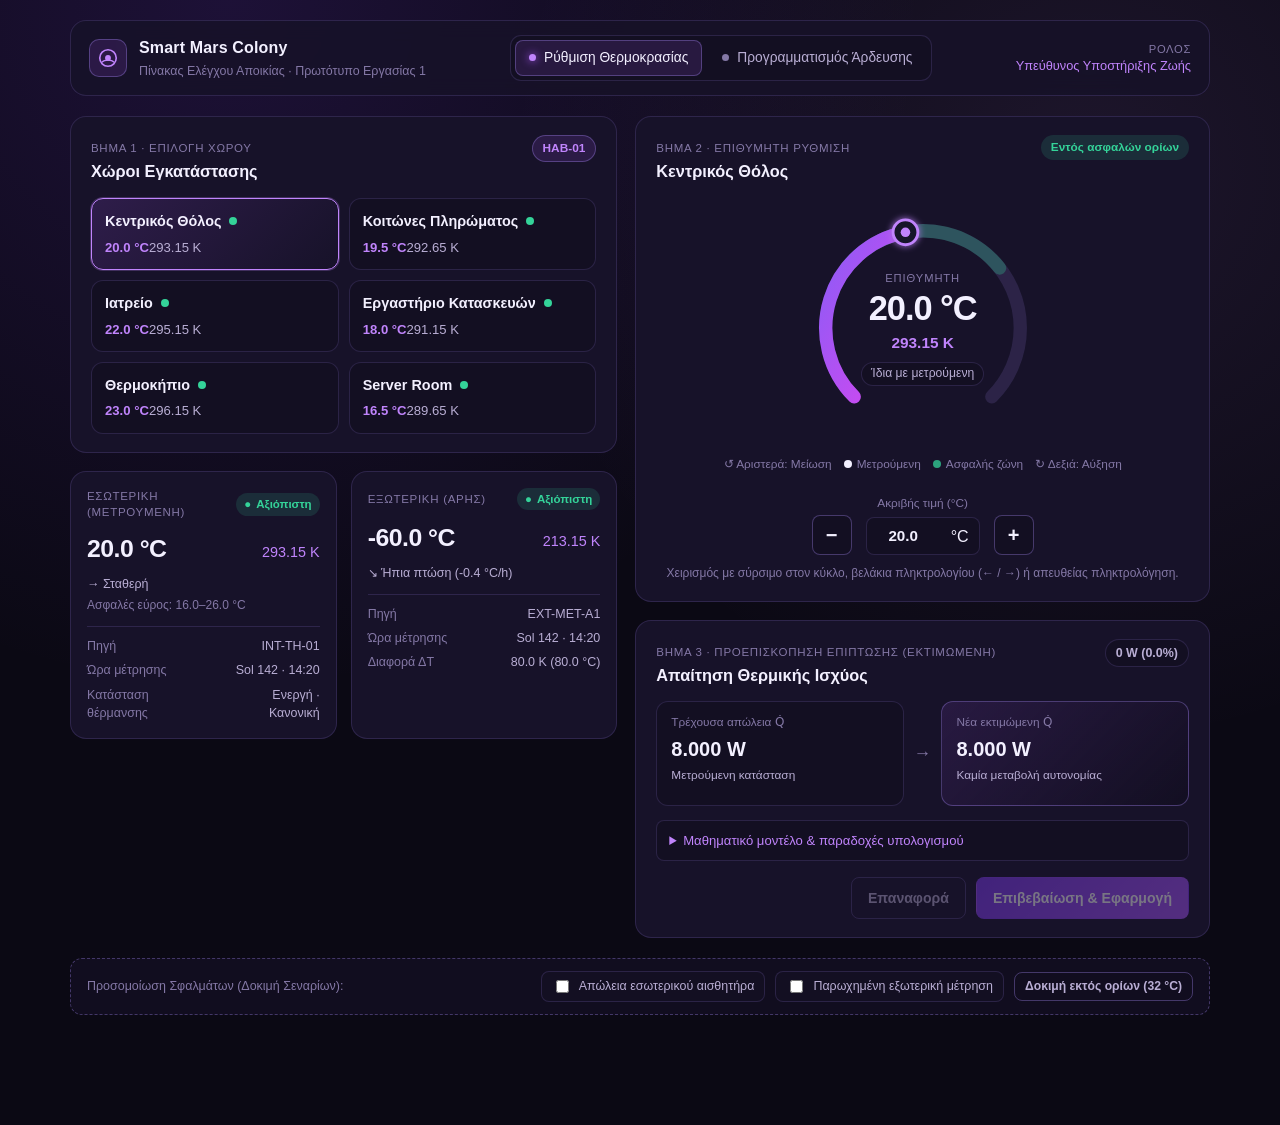
<file: prototypes/index.html>
<!DOCTYPE html>
<html lang="el">
<head>
  <meta charset="UTF-8" />
  <meta name="viewport" content="width=device-width, initial-scale=1.0" />
  <title>Smart Mars Colony — Διαδραστικό Πρωτότυπο (Εργασία 1)</title>
  <link rel="stylesheet" href="styles.css" />
</head>
<body>
  <div class="app-shell">
    <!-- Top Header & Navigation -->
    <header class="topbar" role="banner">
      <div class="brand">
        <div class="brand-mark" aria-hidden="true">
          <svg width="22" height="22" viewBox="0 0 24 24" fill="none">
            <circle cx="12" cy="12" r="9" stroke="currentColor" stroke-width="1.8" />
            <circle cx="12" cy="12" r="3.2" fill="currentColor" />
            <path d="M5.5 16.5C8 13.5 16 13.5 18.5 16.5" stroke="currentColor" stroke-width="1.4" stroke-linecap="round" />
          </svg>
        </div>
        <div>
          <h1>Smart Mars Colony</h1>
          <p class="subtitle">Πίνακας Ελέγχου Αποικίας · Πρωτότυπο Εργασίας 1</p>
        </div>
      </div>

      <nav class="primary-nav" aria-label="Κύριες λειτουργίες συστήματος">
        <button
          type="button"
          class="nav-tab is-active"
          id="tab-temp"
          role="tab"
          aria-selected="true"
          aria-controls="panel-temp"
        >
          <span class="nav-dot" aria-hidden="true"></span>
          Ρύθμιση Θερμοκρασίας
        </button>
        <button
          type="button"
          class="nav-tab"
          id="tab-irrigation"
          role="tab"
          aria-selected="false"
          aria-controls="panel-irrigation"
        >
          <span class="nav-dot" aria-hidden="true"></span>
          Προγραμματισμός Άρδευσης
        </button>
      </nav>

      <div class="role-pill" aria-label="Ενεργός ρόλος χρήστη">
        <span class="role-label">Ρόλος</span>
        <strong id="active-role-name">Υπεύθυνος Υποστήριξης Ζωής</strong>
      </div>
    </header>

    <!-- Main Content: Function A (Temperature Control) -->
    <main id="panel-temp" class="workspace" role="tabpanel" aria-labelledby="tab-temp">
      <!-- Global Status / Alert Banner -->
      <section id="alert-banner" class="alert-banner is-hidden" role="alert" aria-live="assertive">
        <div class="alert-icon" id="alert-icon" aria-hidden="true">!</div>
        <div class="alert-body">
          <div class="alert-header">
            <span class="severity-badge" id="alert-severity">ΣΦΑΛΜΑ</span>
            <h2 id="alert-title">Τίτλος ειδοποίησης</h2>
          </div>
          <p id="alert-cause" class="alert-line"></p>
          <p id="alert-impact" class="alert-line"></p>
          <p id="alert-action" class="alert-action"></p>
        </div>
        <button type="button" class="btn btn-ghost btn-sm" id="alert-recovery-btn" hidden>Ενέργεια</button>
      </section>

      <!-- Two-Column Layout -->
      <div class="grid-two-col">
        <!-- LEFT COLUMN: Room Selection & Sensor Readings -->
        <section class="column-left" aria-label="Επιλογή χώρου και ενδείξεις αισθητήρων">
          <!-- Room Selector Card -->
          <div class="card">
            <div class="card-head">
              <div>
                <span class="eyebrow">Βήμα 1 · Επιλογή Χώρου</span>
                <h2>Χώροι Εγκατάστασης</h2>
              </div>
              <span class="chip" id="selected-room-code">HAB-01</span>
            </div>

            <div class="room-list" id="room-list" role="radiogroup" aria-label="Επιλογή χώρου κατοίκησης ή εγκατάστασης">
              <!-- Populated by JS -->
            </div>
          </div>

          <!-- Sensor Telemetry Cards -->
          <div class="sensor-grid">
            <!-- Internal Sensor -->
            <article class="card sensor-card" id="internal-sensor-card" aria-label="Εσωτερικός αισθητήρας θερμοκρασίας">
              <div class="sensor-top">
                <span class="eyebrow">Εσωτερική (Μετρούμενη)</span>
                <span class="quality-badge quality-ok" id="in-quality">
                  <span class="q-symbol" aria-hidden="true">●</span> Αξιόπιστη
                </span>
              </div>

              <div class="metric-row">
                <div class="metric-main" id="in-temp-c">20.0 °C</div>
                <div class="metric-sub" id="in-temp-k">293.15 K</div>
              </div>

              <div class="trend-row">
                <span class="trend-pill" id="in-trend">→ Σταθερή</span>
                <span class="safe-range-text" id="in-safe-range">Ασφαλές εύρος: 16.0–26.0 °C</span>
              </div>

              <dl class="meta-list">
                <div>
                  <dt>Πηγή</dt>
                  <dd id="in-source">INT-TH-01</dd>
                </div>
                <div>
                  <dt>Ώρα μέτρησης</dt>
                  <dd id="in-timestamp">Sol 142 · 14:20</dd>
                </div>
                <div>
                  <dt>Κατάσταση θέρμανσης</dt>
                  <dd id="in-heater-state">Ενεργή · Κανονική</dd>
                </div>
              </dl>
            </article>

            <!-- External Sensor -->
            <article class="card sensor-card" id="external-sensor-card" aria-label="Εξωτερικός αισθητήρας θερμοκρασίας">
              <div class="sensor-top">
                <span class="eyebrow">Εξωτερική (Άρης)</span>
                <span class="quality-badge quality-ok" id="out-quality">
                  <span class="q-symbol" aria-hidden="true">●</span> Αξιόπιστη
                </span>
              </div>

              <div class="metric-row">
                <div class="metric-main" id="out-temp-c">-60.0 °C</div>
                <div class="metric-sub" id="out-temp-k">213.15 K</div>
              </div>

              <div class="trend-row">
                <span class="trend-pill" id="out-trend">↘ Ήπια πτώση (-0.4 °C/h)</span>
              </div>

              <dl class="meta-list">
                <div>
                  <dt>Πηγή</dt>
                  <dd id="out-source">EXT-MET-A1</dd>
                </div>
                <div>
                  <dt>Ώρα μέτρησης</dt>
                  <dd id="out-timestamp">Sol 142 · 14:20</dd>
                </div>
                <div>
                  <dt>Διαφορά ΔT</dt>
                  <dd id="delta-t-display">80.0 K (80.0 °C)</dd>
                </div>
              </dl>
            </article>
          </div>
        </section>

        <!-- RIGHT COLUMN: Circular Temperature Control & Energy Impact Preview -->
        <section class="column-right" aria-label="Ρύθμιση επιθυμητής θερμοκρασίας και προεπισκόπηση επίπτωσης">
          <!-- Circular Dial Card -->
          <div class="card dial-card">
            <div class="card-head">
              <div>
                <span class="eyebrow">Βήμα 2 · Επιθυμητή Ρύθμιση</span>
                <h2 id="dial-room-title">Κεντρικός Θόλος</h2>
              </div>
              <span class="status-tag" id="target-status-tag">Εντός ασφαλών ορίων</span>
            </div>

            <!-- Circular Slider SVG -->
            <div class="dial-stage">
              <div
                class="dial-container"
                id="dial-control"
                role="slider"
                tabindex="0"
                aria-label="Κυκλικός ρυθμιστής επιθυμητής θερμοκρασίας"
                aria-valuemin="8"
                aria-valuemax="34"
                aria-valuenow="20"
                aria-valuetext="20.0 βαθμοί Κελσίου, 293.15 Κέλβιν"
              >
                <svg class="dial-svg" viewBox="0 0 260 260" aria-hidden="true">
                  <defs>
                    <linearGradient id="purpleGrad" x1="0%" y1="0%" x2="100%" y2="100%">
                      <stop offset="0%" stop-color="#8b5cf6" />
                      <stop offset="100%" stop-color="#d946ef" />
                    </linearGradient>
                    <linearGradient id="dangerGrad" x1="0%" y1="0%" x2="100%" y2="100%">
                      <stop offset="0%" stop-color="#f97316" />
                      <stop offset="100%" stop-color="#ef4444" />
                    </linearGradient>
                    <filter id="knobGlow" x="-40%" y="-40%" width="180%" height="180%">
                      <feGaussianBlur stdDeviation="3.5" result="blur" />
                      <feMerge>
                        <feMergeNode in="blur" />
                        <feMergeNode in="SourceGraphic" />
                      </feMerge>
                    </filter>
                  </defs>

                  <!-- Full Track Arc (270 deg) -->
                  <path id="dial-track" class="dial-track" fill="none" stroke-linecap="round" />

                  <!-- Safe Range Arc -->
                  <path id="dial-safe-arc" class="dial-safe-arc" fill="none" stroke-linecap="round" />

                  <!-- Active Fill Arc -->
                  <path id="dial-active-arc" class="dial-active-arc" fill="none" stroke-linecap="round" />

                  <!-- Current Measured Temperature Marker -->
                  <circle id="dial-measured-marker" class="dial-measured-marker" r="4.5" />

                  <!-- Interactive Thumb Knob -->
                  <g id="dial-thumb-group" filter="url(#knobGlow)">
                    <circle id="dial-thumb-outer" class="dial-thumb-outer" r="13" />
                    <circle id="dial-thumb-inner" class="dial-thumb-inner" r="5" />
                  </g>
                </svg>

                <!-- Center Readout (Both °C and K) -->
                <div class="dial-center">
                  <span class="dial-mode-label" id="dial-mode-label">Επιθυμητή</span>
                  <div class="dial-temp-c" id="dial-temp-c">20.0 °C</div>
                  <div class="dial-temp-k" id="dial-temp-k">293.15 K</div>
                  <div class="dial-delta" id="dial-delta">Ίδια με μετρούμενη</div>
                </div>
              </div>

              <div class="dial-legend" aria-hidden="true">
                <span>↺ Αριστερά: Μείωση</span>
                <span class="legend-dot-wrap"><i class="dot-measured"></i> Μετρούμενη</span>
                <span class="legend-dot-wrap"><i class="dot-safe"></i> Ασφαλής ζώνη</span>
                <span>↻ Δεξιά: Αύξηση</span>
              </div>
            </div>

            <!-- Fine / Keyboard / Exact Controls -->
            <div class="dial-controls-bar">
              <button type="button" class="btn btn-icon" id="btn-dec" aria-label="Μείωση θερμοκρασίας κατά 0.5 βαθμούς Κελσίου">−</button>

              <div class="exact-input-wrap">
                <label for="temp-numeric-input">Ακριβής τιμή (°C)</label>
                <div class="input-unit-box">
                  <input
                    type="number"
                    id="temp-numeric-input"
                    step="0.5"
                    min="-10"
                    max="50"
                    value="20.0"
                    aria-describedby="input-hint"
                  />
                  <span>°C</span>
                </div>
              </div>

              <button type="button" class="btn btn-icon" id="btn-inc" aria-label="Αύξηση θερμοκρασίας κατά 0.5 βαθμούς Κελσίου">+</button>
            </div>
            <p id="input-hint" class="input-hint">Χειρισμός με σύρσιμο στον κύκλο, βελάκια πληκτρολογίου (← / →) ή απευθείας πληκτρολόγηση.</p>
          </div>

          <!-- Live Energy Impact Preview Card -->
          <div class="card impact-card" aria-label="Προεπισκόπηση ενεργειακής επίπτωσης">
            <div class="card-head">
              <div>
                <span class="eyebrow">Βήμα 3 · Προεπισκόπηση Επίπτωσης (Εκτιμώμενη)</span>
                <h3>Απαίτηση Θερμικής Ισχύος</h3>
              </div>
              <span class="delta-badge neutral" id="power-delta-badge">0 W (0.0%)</span>
            </div>

            <div class="impact-metrics">
              <div class="impact-box">
                <span class="impact-label">Τρέχουσα απώλεια Q̇</span>
                <strong class="impact-value" id="current-power-val">8 000 W</strong>
                <span class="impact-note">Μετρούμενη κατάσταση</span>
              </div>
              <div class="impact-arrow" aria-hidden="true">→</div>
              <div class="impact-box is-highlight">
                <span class="impact-label">Νέα εκτιμώμενη Q̇</span>
                <strong class="impact-value" id="estimated-power-val">8 000 W</strong>
                <span class="impact-note" id="autonomy-impact-note">Καμία μεταβολή αυτονομίας</span>
              </div>
            </div>

            <!-- Progressive Disclosure: Physical Model & Assumptions -->
            <details class="model-details">
              <summary>Μαθηματικό μοντέλο &amp; παραδοχές υπολογισμού</summary>
              <div class="model-content">
                <p class="formula-line"><strong>Εξίσωση:</strong> <code>Q̇ = U · A · (Tεντ − Tεκτ)</code></p>
                <p id="model-params-line" class="model-params"></p>
                <p id="model-calc-line" class="model-calc"></p>
                <p class="model-assumptions">
                  <strong>Παραδοχές:</strong> Σταθερός συντελεστής θερμοπερατότητας U, χωρίς ηλιακά ή εσωτερικά θερμικά κέρδη.
                  Οι τιμές στρογγυλοποιούνται στο πλησιέστερο 1 W (θερμοκρασίες σε 0.1 °C / 0.01 K) χωρίς παραπλανητική ακρίβεια.
                </p>
              </div>
            </details>

            <!-- Action Buttons -->
            <div class="action-row">
              <button type="button" class="btn btn-ghost" id="btn-reset" disabled>Επαναφορά</button>
              <button type="button" class="btn btn-primary" id="btn-apply" disabled>Επιβεβαίωση &amp; Εφαρμογή</button>
            </div>
          </div>

          <!-- Execution Feedback & Progress Panel -->
          <section class="card progress-card is-hidden" id="execution-panel" aria-live="polite">
            <div class="progress-head">
              <div>
                <span class="eyebrow" id="exec-stage-label">Κατάσταση Εντολής</span>
                <h3 id="exec-title">Αποστολή εντολής...</h3>
              </div>
              <span class="exec-percent" id="exec-percent">0%</span>
            </div>

            <div class="progress-track" role="progressbar" aria-valuemin="0" aria-valuemax="100" aria-valuenow="0" id="exec-progressbar">
              <div class="progress-fill" id="exec-progress-fill" style="width: 0%"></div>
            </div>

            <div class="exec-steps">
              <span class="step-pill" id="step-accepted">1. Αποδοχή</span>
              <span class="step-pill" id="step-running">2. Πρόοδος</span>
              <span class="step-pill" id="step-done">3. Ολοκλήρωση</span>
            </div>

            <p class="exec-detail" id="exec-detail"></p>

            <div class="exec-actions">
              <button type="button" class="btn btn-ghost btn-sm" id="btn-undo-exec" hidden>Αναίρεση αλλαγής</button>
              <button type="button" class="btn btn-ghost btn-sm" id="btn-dismiss-exec" hidden>Κλείσιμο</button>
            </div>
          </section>
        </section>
      </div>

      <!-- Discreet Fault Simulation Bar for Testing / Presentation -->
      <footer class="sim-bar" aria-label="Εργαλεία προσομοίωσης σφαλμάτων για επίδειξη">
        <span class="sim-title">Προσομοίωση Σφαλμάτων (Δοκιμή Σεναρίων):</span>
        <div class="sim-controls">
          <label class="toggle-chip">
            <input type="checkbox" id="sim-sensor-loss" />
            <span>Απώλεια εσωτερικού αισθητήρα</span>
          </label>
          <label class="toggle-chip">
            <input type="checkbox" id="sim-stale-out" />
            <span>Παρωχημένη εξωτερική μέτρηση</span>
          </label>
          <button type="button" class="btn btn-ghost btn-xs" id="sim-out-of-bounds">Δοκιμή εκτός ορίων (32 °C)</button>
        </div>
      </footer>
    </main>

    <!-- Main Content: Function B (Greenhouse Irrigation Scheduling) -->
    <main id="panel-irrigation" class="workspace is-hidden" role="tabpanel" aria-labelledby="tab-irrigation">
      <!-- Irrigation Alert Banner -->
      <section id="irr-alert-banner" class="alert-banner is-hidden" role="alert" aria-live="assertive">
        <div class="alert-icon" id="irr-alert-icon" aria-hidden="true">!</div>
        <div class="alert-body">
          <div class="alert-header">
            <span class="severity-badge" id="irr-alert-severity">ΣΦΑΛΜΑ</span>
            <h2 id="irr-alert-title">Τίτλος ειδοποίησης</h2>
          </div>
          <p id="irr-alert-cause" class="alert-line"></p>
          <p id="irr-alert-impact" class="alert-line"></p>
          <p id="irr-alert-action" class="alert-action"></p>
        </div>
        <button type="button" class="btn btn-ghost btn-sm" id="irr-alert-recovery-btn" hidden>Ενέργεια</button>
      </section>

      <div class="grid-two-col">
        <!-- LEFT COLUMN: Greenhouse Zones & Visual Water Tank -->
        <section class="column-left" aria-label="Επιλογή ζώνης θερμοκηπίου και απόθεμα νερού">
          <!-- Zone Selector -->
          <div class="card">
            <div class="card-head">
              <div>
                <span class="eyebrow">Βήμα 1 · Επιλογή Ζώνης</span>
                <h2>Ζώνες Θερμοκηπίου</h2>
              </div>
              <span class="chip" id="selected-zone-code">GH-Z1</span>
            </div>

            <div class="room-list" id="zone-list" role="radiogroup" aria-label="Επιλογή ζώνης καλλιέργειας θερμοκηπίου">
              <!-- Populated by JS -->
            </div>
          </div>

          <!-- Water Tank Visual + Selected Zone Moisture -->
          <div class="irr-telemetry-grid">
            <!-- Visual Water Tank Card -->
            <article class="card tank-card" aria-label="Οπτική ένδειξη δεξαμενής νερού">
              <div class="sensor-top">
                <span class="eyebrow">Δεξαμενή Νερού</span>
                <span class="quality-badge quality-ok" id="tank-quality">
                  <span class="q-symbol" aria-hidden="true">●</span> Αξιόπιστη
                </span>
              </div>

              <div class="tank-layout">
                <div class="tank-vessel" aria-hidden="true">
                  <!-- Reserve Threshold Line (20%) -->
                  <div class="tank-reserve-line" id="tank-reserve-line" style="bottom: 20%">
                    <span>Εφεδρεία 200 L</span>
                  </div>
                  <!-- Current Water Level -->
                  <div class="tank-water" id="tank-water-fill" style="height: 62%">
                    <!-- Preview Consumption Slice -->
                    <div class="tank-preview-slice" id="tank-preview-slice" style="height: 0%"></div>
                  </div>
                  <!-- Live Pouring Stream Overlay -->
                  <div class="tank-flow-overlay is-hidden" id="tank-flow-overlay"></div>
                </div>

                <div class="tank-stats">
                  <div class="metric-main" id="tank-vol-l">620 L</div>
                  <div class="metric-sub" id="tank-vol-pct">62.0% · 0.62 m³</div>
                  <div class="tank-usable-line" id="tank-usable-line">Διαθέσιμο: 420 L</div>
                  <dl class="meta-list compact-meta">
                    <div>
                      <dt>Χωρητικότητα</dt>
                      <dd>1 000 L</dd>
                    </div>
                    <div>
                      <dt>Ελάχιστη εφεδρεία</dt>
                      <dd>200 L (20%)</dd>
                    </div>
                    <div>
                      <dt>Πηγή</dt>
                      <dd>TANK-W1</dd>
                    </div>
                    <div>
                      <dt>Ώρα μέτρησης</dt>
                      <dd id="tank-timestamp">Sol 142 · 14:20</dd>
                    </div>
                  </dl>
                </div>
              </div>
            </article>

            <!-- Substrate Moisture Card -->
            <article class="card sensor-card" aria-label="Αισθητήρας υγρασίας υποστρώματος">
              <div class="sensor-top">
                <span class="eyebrow">Υγρασία Υποστρώματος</span>
                <span class="quality-badge quality-ok" id="zone-quality">
                  <span class="q-symbol" aria-hidden="true">●</span> Αξιόπιστη
                </span>
              </div>

              <div class="metric-row">
                <div class="metric-main" id="zone-moisture-val">42.0%</div>
                <div class="metric-sub" id="zone-moisture-state">Χαμηλή</div>
              </div>

              <div class="moisture-bar-wrap" aria-hidden="true">
                <div class="moisture-bar-track">
                  <div class="moisture-ideal-band" id="moisture-ideal-band"></div>
                  <div class="moisture-bar-fill" id="moisture-bar-fill"></div>
                  <div class="moisture-bar-projected" id="moisture-bar-projected"></div>
                </div>
              </div>

              <div class="trend-row">
                <span class="trend-pill" id="zone-crops-desc">Πορτοκάλια, μήλα &amp; εσπεριδοειδή</span>
                <span class="safe-range-text" id="zone-ideal-range">Ιδανικό εύρος: 45%–65%</span>
              </div>

              <dl class="meta-list">
                <div>
                  <dt>Πηγή αισθητήρα</dt>
                  <dd id="zone-sensor-id">SOIL-Z1</dd>
                </div>
                <div>
                  <dt>Ώρα μέτρησης</dt>
                  <dd id="zone-timestamp">Sol 142 · 14:20</dd>
                </div>
                <div>
                  <dt>Τάση</dt>
                  <dd id="zone-trend">↘ −1.1% / h</dd>
                </div>
              </dl>
            </article>
          </div>
        </section>

        <!-- RIGHT COLUMN: Irrigation Schedule Controls, Reserve Preview & Live Queue -->
        <section class="column-right" aria-label="Προγραμματισμός άρδευσης και προσομοίωση εκτέλεσης">
          <!-- Schedule Configuration Card -->
          <div class="card">
            <div class="card-head">
              <div>
                <span class="eyebrow">Βήμα 2 · Παράμετροι Άρδευσης</span>
                <h2 id="irr-zone-title">Ζώνη Α — Δέντρα</h2>
              </div>
              <span class="status-tag" id="irr-status-tag">Επαρκές απόθεμα</span>
            </div>

            <!-- Start Time Picker -->
            <div class="form-section">
              <div class="form-label-row">
                <label for="irr-time-input">Ώρα έναρξης (Ώρα Sol)</label>
                <span class="form-hint" id="irr-time-hint">Προγραμματισμένη έναρξη</span>
              </div>
              <div class="time-row">
                <input type="time" id="irr-time-input" value="14:35" class="time-input" />
                <div class="preset-chips" role="group" aria-label="Γρήγορες επιλογές ώρας έναρξης">
                  <button type="button" class="chip-btn" data-time="14:35">Σε 15′</button>
                  <button type="button" class="chip-btn" data-time="15:20">Σε 1 ώρα</button>
                  <button type="button" class="chip-btn" data-time="18:00">18:00</button>
                </div>
              </div>
            </div>

            <!-- Volume Slider & Presets -->
            <div class="form-section">
              <div class="form-label-row">
                <label for="irr-volume-range">Ποσότητα άρδευσης (L)</label>
                <span class="form-hint" id="irr-recommended-hint">Συνιστώμενη δόση: 60–120 L</span>
              </div>

              <div class="volume-control-row">
                <input
                  type="range"
                  id="irr-volume-range"
                  class="purple-range"
                  min="10"
                  max="500"
                  step="5"
                  value="80"
                  aria-label="Επιλογή ποσότητας άρδευσης σε λίτρα"
                />
                <div class="input-unit-box">
                  <input
                    type="number"
                    id="irr-volume-input"
                    min="5"
                    max="900"
                    step="5"
                    value="80"
                    aria-label="Ακριβής ποσότητα άρδευσης σε λίτρα"
                  />
                  <span>L</span>
                </div>
              </div>

              <div class="preset-chips volume-presets" role="group" aria-label="Γρήγορες επιλογές ποσότητας νερού">
                <button type="button" class="chip-btn" data-vol="25">25 L</button>
                <button type="button" class="chip-btn" data-vol="50">50 L</button>
                <button type="button" class="chip-btn" data-vol="80">80 L</button>
                <button type="button" class="chip-btn" data-vol="120">120 L</button>
                <button type="button" class="chip-btn" data-vol="200">200 L</button>
              </div>
            </div>
          </div>

          <!-- Impact Preview Card -->
          <div class="card impact-card" aria-label="Προεπισκόπηση επίπτωσης στο απόθεμα νερού">
            <div class="card-head">
              <div>
                <span class="eyebrow">Βήμα 3 · Προεπισκόπηση Αποθέματος (Εκτιμώμενη)</span>
                <h3>Επίπτωση στη Δεξαμενή &amp; Υγρασία</h3>
              </div>
              <span class="delta-badge neutral" id="irr-delta-badge">−80 L (−8.0%)</span>
            </div>

            <div class="impact-metrics">
              <div class="impact-box">
                <span class="impact-label">Τρέχουσα στάθμη</span>
                <strong class="impact-value" id="irr-cur-tank">620 L</strong>
                <span class="impact-note" id="irr-cur-moisture">Υγρασία: 42.0%</span>
              </div>
              <div class="impact-arrow" aria-hidden="true">→</div>
              <div class="impact-box is-highlight">
                <span class="impact-label">Νέα εκτιμώμενη στάθμη</span>
                <strong class="impact-value" id="irr-new-tank">540 L</strong>
                <span class="impact-note" id="irr-new-moisture">Εκτ. υγρασία: 56.4%</span>
              </div>
            </div>

            <div class="reserve-margin-bar" id="reserve-margin-note">
              Περιθώριο πάνω από ελάχιστη εφεδρεία (200 L): <strong>340 L</strong>
            </div>

            <details class="model-details">
              <summary>Μοντέλο υδατικού ισοζυγίου &amp; παραδοχές (χωρίς διπλομέτρηση)</summary>
              <div class="model-content">
                <p class="formula-line"><strong>Διαθέσιμο απόθεμα:</strong> <code>Vδιαθ = max(0, Vτρέχ − Vmin)</code></p>
                <p class="formula-line"><strong>Στιγμιαία στάθμη μετά:</strong> <code>Vνέο = Vτρέχ − Vάρδ</code> (με όρο ασφαλείας <code>Vνέο ≥ Vmin</code>)</p>
                <p id="irr-model-calc-line" class="model-calc"></p>
                <p class="model-assumptions">
                  <strong>Κανόνας μη διπλομέτρησης:</strong> Το σύστημα ανακύκλωσης (απόδοση r = 70%) επιστρέφει νερό στη δεξαμενή σε μεταγενέστερο κύκλο.
                  Το αναμενόμενο ανακυκλωμένο νερό <em>δεν</em> αφαιρείται εκ των προτέρων από τη στιγμιαία απαίτηση άρδευσης κατά τον έλεγχο επάρκειας.
                </p>
              </div>
            </details>

            <div class="action-row">
              <button type="button" class="btn btn-ghost" id="irr-btn-reset">Επαναφορά</button>
              <button type="button" class="btn btn-primary" id="irr-btn-schedule">Επιβεβαίωση &amp; Αποθήκευση</button>
            </div>
          </div>

          <!-- Saved Schedules & Live Execution Panel -->
          <section class="card schedule-card" aria-label="Αποθηκευμένα προγράμματα άρδευσης">
            <div class="card-head">
              <div>
                <span class="eyebrow">Βήμα 4 · Προγράμματα &amp; Προσομοίωση</span>
                <h3>Ενεργά Προγράμματα Άρδευσης</h3>
              </div>
              <span class="chip" id="schedule-count-chip">0 προγράμματα</span>
            </div>

            <div id="schedule-list" class="schedule-list">
              <!-- Populated by JS -->
            </div>
          </section>
        </section>
      </div>

      <!-- Discreet Fault Simulation Bar for Function B -->
      <footer class="sim-bar" aria-label="Εργαλεία προσομοίωσης σφαλμάτων άρδευσης">
        <span class="sim-title">Προσομοίωση Σφαλμάτων Άρδευσης (Δοκιμή Σεναρίων):</span>
        <div class="sim-controls">
          <label class="toggle-chip">
            <input type="checkbox" id="sim-low-tank" />
            <span>Χαμηλή στάθμη δεξαμενής (230 L)</span>
          </label>
          <label class="toggle-chip">
            <input type="checkbox" id="sim-valve-fault" />
            <span>Αποτυχία βαλβίδας κατά την εκτέλεση</span>
          </label>
          <button type="button" class="btn btn-ghost btn-xs" id="sim-refill-tank">Αναπλήρωση δεξαμενής (620 L)</button>
        </div>
      </footer>
    </main>
  </div>

  <!-- Critical Command Confirmation Modal -->
  <div class="modal-backdrop is-hidden" id="confirm-modal" role="dialog" aria-modal="true" aria-labelledby="modal-title">
    <div class="modal-card">
      <div class="modal-head">
        <span class="eyebrow">Επιβεβαίωση Κρίσιμης Εντολής</span>
        <h2 id="modal-title">Μεταβολή επιθυμητής θερμοκρασίας</h2>
      </div>

      <div class="modal-summary" id="modal-summary">
        <!-- Populated dynamically -->
      </div>

      <p class="modal-warning">
        Η μεταβολή της θερμικής ρύθμισης επηρεάζει άμεσα τη ζήτηση ηλεκτρικής ισχύος του συστήματος υποστήριξης ζωής.
        Βεβαιωθείτε ότι η εκτιμώμενη επίπτωση είναι αποδεκτή πριν από την εκτέλεση.
      </p>

      <div class="modal-actions">
        <button type="button" class="btn btn-ghost" id="modal-cancel">Ακύρωση</button>
        <button type="button" class="btn btn-primary" id="modal-confirm">Επιβεβαίωση Εντολής</button>
      </div>
    </div>
  </div>

  <script src="app.js"></script>
</body>
</html>
</file>
<file: prototypes/styles.css>
:root {
  --bg: #0b0914;
  --bg-elevated: #130f22;
  --bg-card: #171229;
  --bg-subtle: #1f1936;
  --border: rgba(168, 139, 250, 0.16);
  --border-strong: rgba(168, 139, 250, 0.34);

  --text-primary: #f3f0ff;
  --text-secondary: #b9aed4;
  --text-muted: #8478a6;

  --accent: #a855f7;
  --accent-bright: #c084fc;
  --accent-deep: #7c3aed;
  --accent-soft: rgba(168, 85, 247, 0.14);

  --ok: #34d399;
  --ok-soft: rgba(52, 211, 153, 0.14);
  --warn: #fbbf24;
  --warn-soft: rgba(251, 191, 36, 0.14);
  --danger: #f87171;
  --danger-soft: rgba(248, 113, 113, 0.14);

  --radius-lg: 16px;
  --radius-md: 12px;
  --radius-sm: 8px;
  --focus-ring: 0 0 0 2px var(--bg), 0 0 0 4px var(--accent-bright);
}

*,
*::before,
*::after {
  box-sizing: border-box;
}

body {
  margin: 0;
  min-height: 100vh;
  font-family: Inter, -apple-system, BlinkMacSystemFont, "Segoe UI", Roboto, sans-serif;
  background: radial-gradient(circle at 18% 0%, rgba(124, 58, 237, 0.16), transparent 45%),
              radial-gradient(circle at 85% 15%, rgba(192, 132, 252, 0.1), transparent 40%),
              var(--bg);
  color: var(--text-primary);
  line-height: 1.45;
  -webkit-font-smoothing: antialiased;
}

.is-hidden {
  display: none !important;
}

button,
input {
  font: inherit;
  color: inherit;
}

button:focus-visible,
input:focus-visible,
summary:focus-visible,
[tabindex="0"]:focus-visible {
  outline: none;
  box-shadow: var(--focus-ring);
}

.app-shell {
  max-width: 1180px;
  margin: 0 auto;
  padding: 20px 20px 110px;
}

/* Header */
.topbar {
  display: flex;
  flex-wrap: wrap;
  align-items: center;
  justify-content: space-between;
  gap: 16px;
  padding: 14px 18px;
  background: rgba(23, 18, 41, 0.85);
  border: 1px solid var(--border);
  border-radius: var(--radius-lg);
  backdrop-filter: blur(10px);
  margin-bottom: 20px;
}

.brand {
  display: flex;
  align-items: center;
  gap: 12px;
}

.brand-mark {
  width: 38px;
  height: 38px;
  border-radius: 10px;
  display: grid;
  place-items: center;
  color: var(--accent-bright);
  background: var(--accent-soft);
  border: 1px solid var(--border-strong);
}

.brand h1 {
  margin: 0;
  font-size: 1rem;
  font-weight: 600;
  letter-spacing: 0.01em;
}

.subtitle {
  margin: 2px 0 0;
  font-size: 0.78rem;
  color: var(--text-muted);
}

.primary-nav {
  display: flex;
  gap: 6px;
  background: var(--bg-elevated);
  padding: 4px;
  border-radius: 11px;
  border: 1px solid var(--border);
}

.nav-tab {
  border: none;
  background: transparent;
  color: var(--text-secondary);
  padding: 8px 14px;
  border-radius: 8px;
  font-size: 0.86rem;
  font-weight: 500;
  cursor: pointer;
  display: inline-flex;
  align-items: center;
  gap: 8px;
  transition: background 0.18s ease, color 0.18s ease;
}

.nav-tab:hover {
  color: var(--text-primary);
}

.nav-tab.is-active {
  background: var(--accent-soft);
  color: var(--text-primary);
  box-shadow: inset 0 0 0 1px var(--border-strong);
}

.nav-dot {
  width: 7px;
  height: 7px;
  border-radius: 50%;
  background: var(--text-muted);
}

.nav-tab.is-active .nav-dot {
  background: var(--accent-bright);
  box-shadow: 0 0 8px var(--accent);
}

.role-pill {
  display: flex;
  flex-direction: column;
  align-items: flex-end;
  font-size: 0.8rem;
}

.role-label {
  font-size: 0.7rem;
  text-transform: uppercase;
  letter-spacing: 0.06em;
  color: var(--text-muted);
}

.role-pill strong {
  color: var(--accent-bright);
  font-weight: 500;
}

/* Alert Banner (Floating Overlay — Zero Layout Shift) */
.alert-banner {
  position: fixed;
  left: 50%;
  bottom: 20px;
  transform: translateX(-50%);
  width: min(760px, calc(100vw - 32px));
  z-index: 90;
  display: flex;
  align-items: flex-start;
  gap: 14px;
  padding: 14px 18px;
  border-radius: var(--radius-md);
  border: 1px solid var(--danger);
  background: rgba(28, 15, 34, 0.96);
  box-shadow: 0 18px 48px rgba(0, 0, 0, 0.62), 0 0 0 1px rgba(248, 113, 113, 0.25);
  backdrop-filter: blur(12px);
}

.alert-banner.is-warning {
  border-color: var(--warn);
  background: rgba(30, 23, 36, 0.96);
  box-shadow: 0 18px 48px rgba(0, 0, 0, 0.62), 0 0 0 1px rgba(251, 191, 36, 0.22);
}

.alert-banner.is-info {
  border-color: var(--border-strong);
  background: rgba(23, 18, 43, 0.96);
  box-shadow: 0 18px 48px rgba(0, 0, 0, 0.62), 0 0 0 1px rgba(168, 85, 247, 0.28);
}

.alert-icon {
  width: 28px;
  height: 28px;
  border-radius: 8px;
  display: grid;
  place-items: center;
  font-weight: 700;
  flex-shrink: 0;
  background: rgba(248, 113, 113, 0.2);
  color: var(--danger);
}

.alert-banner.is-warning .alert-icon {
  background: rgba(251, 191, 36, 0.22);
  color: var(--warn);
}

.alert-banner.is-info .alert-icon {
  background: rgba(168, 85, 247, 0.24);
  color: var(--accent-bright);
}

.alert-body {
  flex: 1;
}

.alert-header {
  display: flex;
  align-items: center;
  gap: 8px;
  margin-bottom: 4px;
}

.alert-header h2 {
  margin: 0;
  font-size: 0.95rem;
}

.severity-badge {
  font-size: 0.68rem;
  font-weight: 700;
  letter-spacing: 0.06em;
  padding: 2px 7px;
  border-radius: 999px;
  background: rgba(0, 0, 0, 0.28);
  text-transform: uppercase;
}

.alert-line,
.alert-action {
  margin: 2px 0;
  font-size: 0.84rem;
  color: var(--text-primary);
}

.alert-action {
  color: var(--text-secondary);
}

/* Main Grid */
.grid-two-col {
  display: grid;
  grid-template-columns: 1fr 1.05fr;
  gap: 18px;
  align-items: start;
}

.column-left,
.column-right {
  display: flex;
  flex-direction: column;
  gap: 18px;
}

/* Cards */
.card {
  background: var(--bg-card);
  border: 1px solid var(--border);
  border-radius: var(--radius-lg);
  padding: 18px 20px;
}

.card-head {
  display: flex;
  align-items: flex-start;
  justify-content: space-between;
  gap: 12px;
  margin-bottom: 14px;
}

.card-head h2,
.card-head h3 {
  margin: 2px 0 0;
  font-size: 1.02rem;
  font-weight: 600;
}

.eyebrow {
  display: inline-block;
  font-size: 0.72rem;
  text-transform: uppercase;
  letter-spacing: 0.06em;
  color: var(--text-muted);
}

.chip {
  font-size: 0.74rem;
  font-weight: 600;
  color: var(--accent-bright);
  background: var(--accent-soft);
  border: 1px solid var(--border-strong);
  padding: 4px 10px;
  border-radius: 999px;
}

/* Room List */
.room-list {
  display: grid;
  grid-template-columns: repeat(2, minmax(0, 1fr));
  gap: 10px;
}

.room-item {
  width: 100%;
  text-align: left;
  background: var(--bg-elevated);
  border: 1px solid var(--border);
  border-radius: var(--radius-md);
  padding: 12px 13px;
  cursor: pointer;
  display: flex;
  flex-direction: column;
  gap: 6px;
  transition: border-color 0.16s ease, background 0.16s ease, transform 0.12s ease;
}

.room-item:hover {
  border-color: var(--border-strong);
  background: var(--bg-subtle);
}

.room-item.is-selected {
  border-color: var(--accent-bright);
  background: linear-gradient(135deg, rgba(168, 85, 247, 0.16), rgba(23, 18, 41, 0.9));
  box-shadow: 0 0 0 1px rgba(192, 132, 252, 0.25);
}

.room-item-top {
  display: flex;
  align-items: center;
  justify-content: space-between;
  gap: 8px;
}

.room-name {
  font-size: 0.9rem;
  font-weight: 600;
  color: var(--text-primary);
}

.room-temp-pair {
  display: flex;
  align-items: baseline;
  justify-content: space-between;
  font-size: 0.82rem;
  color: var(--text-secondary);
}

.room-temp-pair strong {
  color: var(--accent-bright);
  font-weight: 600;
}

.status-dot {
  width: 8px;
  height: 8px;
  border-radius: 50%;
  background: var(--ok);
  flex-shrink: 0;
}

.status-dot.is-warn {
  background: var(--warn);
}

.status-dot.is-danger {
  background: var(--danger);
}

/* Sensor Cards */
.sensor-grid {
  display: grid;
  grid-template-columns: repeat(2, minmax(0, 1fr));
  gap: 14px;
}

.sensor-card {
  padding: 16px;
}

.sensor-top {
  display: flex;
  align-items: center;
  justify-content: space-between;
  gap: 8px;
  margin-bottom: 10px;
}

.quality-badge {
  display: inline-flex;
  align-items: center;
  gap: 5px;
  font-size: 0.72rem;
  font-weight: 600;
  padding: 3px 8px;
  border-radius: 999px;
}

.quality-ok {
  color: var(--ok);
  background: var(--ok-soft);
}

.quality-warn {
  color: var(--warn);
  background: var(--warn-soft);
}

.quality-danger {
  color: var(--danger);
  background: var(--danger-soft);
}

.metric-row {
  display: flex;
  align-items: baseline;
  justify-content: space-between;
  gap: 8px;
  margin-bottom: 8px;
}

.metric-main {
  font-size: 1.55rem;
  font-weight: 700;
  letter-spacing: -0.02em;
}

.metric-sub {
  font-size: 0.9rem;
  color: var(--accent-bright);
  font-weight: 500;
}

.trend-row {
  display: flex;
  flex-direction: column;
  gap: 4px;
  margin-bottom: 12px;
}

.trend-pill {
  font-size: 0.78rem;
  color: var(--text-secondary);
}

.safe-range-text {
  font-size: 0.75rem;
  color: var(--text-muted);
}

.meta-list {
  margin: 0;
  padding-top: 10px;
  border-top: 1px solid var(--border);
  display: flex;
  flex-direction: column;
  gap: 6px;
}

.meta-list > div {
  display: flex;
  justify-content: space-between;
  gap: 8px;
  font-size: 0.78rem;
}

.meta-list dt {
  color: var(--text-muted);
}

.meta-list dd {
  margin: 0;
  color: var(--text-secondary);
  text-align: right;
}

/* Circular Dial */
.status-tag {
  font-size: 0.74rem;
  font-weight: 600;
  padding: 4px 10px;
  border-radius: 999px;
  background: var(--ok-soft);
  color: var(--ok);
}

.status-tag.is-danger {
  background: var(--danger-soft);
  color: var(--danger);
}

.status-tag.is-disabled {
  background: rgba(132, 120, 166, 0.16);
  color: var(--text-muted);
}

.dial-stage {
  display: flex;
  flex-direction: column;
  align-items: center;
  padding: 6px 0 12px;
}

.dial-container {
  position: relative;
  width: 248px;
  height: 248px;
  user-select: none;
  touch-action: none;
  cursor: grab;
  border-radius: 50%;
}

.dial-container:active {
  cursor: grabbing;
}

.dial-container.is-disabled {
  opacity: 0.48;
  cursor: not-allowed;
}

.dial-svg {
  width: 100%;
  height: 100%;
  overflow: visible;
}

.dial-track {
  stroke: rgba(168, 139, 250, 0.14);
  stroke-width: 14;
}

.dial-safe-arc {
  stroke: rgba(52, 211, 153, 0.28);
  stroke-width: 14;
}

.dial-active-arc {
  stroke: url(#purpleGrad);
  stroke-width: 14;
  transition: stroke 0.15s ease;
}

.dial-active-arc.is-danger {
  stroke: url(#dangerGrad);
}

.dial-measured-marker {
  fill: var(--text-primary);
  stroke: var(--bg-card);
  stroke-width: 2;
}

.dial-thumb-outer {
  fill: var(--bg-card);
  stroke: var(--accent-bright);
  stroke-width: 3;
}

.dial-thumb-outer.is-danger {
  stroke: var(--danger);
}

.dial-thumb-inner {
  fill: var(--accent-bright);
}

.dial-thumb-inner.is-danger {
  fill: var(--danger);
}

.dial-center {
  position: absolute;
  inset: 0;
  display: flex;
  flex-direction: column;
  align-items: center;
  justify-content: center;
  pointer-events: none;
  text-align: center;
  padding: 20px;
}

.dial-mode-label {
  font-size: 0.7rem;
  text-transform: uppercase;
  letter-spacing: 0.08em;
  color: var(--text-muted);
  margin-bottom: 4px;
}

.dial-temp-c {
  font-size: 2.15rem;
  font-weight: 700;
  letter-spacing: -0.03em;
  line-height: 1.1;
}

.dial-temp-k {
  margin-top: 4px;
  font-size: 0.96rem;
  font-weight: 600;
  color: var(--accent-bright);
}

.dial-delta {
  margin-top: 8px;
  min-height: 24px;
  font-size: 0.76rem;
  color: var(--text-secondary);
  padding: 2px 9px;
  border-radius: 999px;
  background: var(--bg-elevated);
  border: 1px solid var(--border);
  white-space: nowrap;
}

.dial-legend {
  display: flex;
  flex-wrap: wrap;
  justify-content: center;
  gap: 12px;
  font-size: 0.74rem;
  color: var(--text-muted);
  margin-top: 4px;
}

.legend-dot-wrap {
  display: inline-flex;
  align-items: center;
  gap: 5px;
}

.dot-measured,
.dot-safe {
  display: inline-block;
  width: 8px;
  height: 8px;
  border-radius: 50%;
}

.dot-measured {
  background: var(--text-primary);
}

.dot-safe {
  background: var(--ok);
  opacity: 0.75;
}

/* Fine Controls */
.dial-controls-bar {
  display: flex;
  align-items: flex-end;
  justify-content: center;
  gap: 14px;
  margin-top: 10px;
}

.exact-input-wrap {
  display: flex;
  flex-direction: column;
  align-items: center;
  gap: 5px;
}

.exact-input-wrap label {
  font-size: 0.74rem;
  color: var(--text-muted);
}

.input-unit-box {
  display: inline-flex;
  align-items: center;
  gap: 6px;
  background: var(--bg-elevated);
  border: 1px solid var(--border);
  border-radius: var(--radius-sm);
  padding: 6px 10px;
}

.input-unit-box input {
  width: 68px;
  border: none;
  background: transparent;
  text-align: center;
  font-weight: 600;
  font-size: 0.95rem;
}

.input-unit-box input:focus {
  outline: none;
}

.input-unit-box:focus-within {
  border-color: var(--accent-bright);
  box-shadow: 0 0 0 2px rgba(168, 85, 247, 0.25);
}

.input-hint {
  margin: 10px 0 0;
  font-size: 0.75rem;
  color: var(--text-muted);
  text-align: center;
}

/* Energy Impact Preview */
.delta-badge {
  font-size: 0.78rem;
  font-weight: 600;
  padding: 4px 10px;
  border-radius: 999px;
}

.delta-badge.neutral {
  background: var(--bg-elevated);
  color: var(--text-secondary);
  border: 1px solid var(--border);
}

.delta-badge.increase {
  background: var(--warn-soft);
  color: var(--warn);
}

.delta-badge.decrease {
  background: var(--ok-soft);
  color: var(--ok);
}

.impact-metrics {
  display: grid;
  grid-template-columns: 1fr auto 1fr;
  align-items: center;
  gap: 10px;
  margin-bottom: 14px;
}

.impact-box {
  background: var(--bg-elevated);
  border: 1px solid var(--border);
  border-radius: var(--radius-md);
  padding: 12px 14px;
  display: flex;
  flex-direction: column;
  gap: 3px;
}

.impact-box.is-highlight {
  border-color: var(--border-strong);
  background: linear-gradient(135deg, rgba(168, 85, 247, 0.12), var(--bg-elevated));
}

.impact-label {
  font-size: 0.74rem;
  color: var(--text-muted);
}

.impact-value {
  font-size: 1.25rem;
  font-weight: 700;
}

.impact-note {
  font-size: 0.74rem;
  color: var(--text-secondary);
  min-height: 2.2em;
}

.impact-arrow {
  color: var(--text-muted);
  font-size: 1.1rem;
}

.model-details {
  background: var(--bg-elevated);
  border: 1px solid var(--border);
  border-radius: var(--radius-sm);
  padding: 10px 12px;
  margin-bottom: 16px;
}

.model-details summary {
  cursor: pointer;
  font-size: 0.82rem;
  font-weight: 500;
  color: var(--accent-bright);
  border-radius: 4px;
}

.model-content {
  margin-top: 10px;
  padding-top: 10px;
  border-top: 1px solid var(--border);
  font-size: 0.8rem;
  color: var(--text-secondary);
}

.model-content p {
  margin: 4px 0;
}

.model-content code {
  color: var(--text-primary);
  background: rgba(168, 85, 247, 0.14);
  padding: 2px 6px;
  border-radius: 5px;
}

.action-row {
  display: flex;
  justify-content: flex-end;
  gap: 10px;
}

/* Buttons */
.btn {
  border: 1px solid transparent;
  border-radius: var(--radius-sm);
  padding: 10px 16px;
  font-size: 0.88rem;
  font-weight: 600;
  cursor: pointer;
  transition: background 0.16s ease, border-color 0.16s ease, opacity 0.16s ease;
}

.btn:disabled {
  opacity: 0.42;
  cursor: not-allowed;
}

.btn-primary {
  background: linear-gradient(135deg, var(--accent-deep), var(--accent));
  color: #ffffff;
}

.btn-primary:hover:not(:disabled) {
  filter: brightness(1.08);
}

.btn-ghost {
  background: transparent;
  border-color: var(--border-strong);
  color: var(--text-secondary);
}

.btn-ghost:hover:not(:disabled) {
  background: var(--bg-subtle);
  color: var(--text-primary);
}

.btn-icon {
  width: 40px;
  height: 40px;
  padding: 0;
  display: grid;
  place-items: center;
  font-size: 1.25rem;
  background: var(--bg-elevated);
  border-color: var(--border-strong);
  color: var(--text-primary);
}

.btn-icon:hover:not(:disabled) {
  background: var(--accent-soft);
  border-color: var(--accent-bright);
}

.btn-sm {
  padding: 6px 12px;
  font-size: 0.8rem;
}

.btn-xs {
  padding: 5px 10px;
  font-size: 0.76rem;
}

/* Execution Progress Card */
.progress-head {
  display: flex;
  justify-content: space-between;
  align-items: center;
  margin-bottom: 10px;
}

.progress-head h3 {
  margin: 2px 0 0;
  font-size: 0.96rem;
}

.exec-percent {
  font-size: 0.95rem;
  font-weight: 700;
  color: var(--accent-bright);
}

.progress-track {
  height: 8px;
  border-radius: 999px;
  background: var(--bg-elevated);
  overflow: hidden;
  border: 1px solid var(--border);
}

.progress-fill {
  height: 100%;
  background: linear-gradient(90deg, var(--accent-deep), var(--accent-bright));
  transition: width 0.25s ease;
}

.exec-steps {
  display: flex;
  gap: 8px;
  margin-top: 12px;
  flex-wrap: wrap;
}

.step-pill {
  font-size: 0.74rem;
  padding: 3px 9px;
  border-radius: 999px;
  background: var(--bg-elevated);
  color: var(--text-muted);
  border: 1px solid var(--border);
}

.step-pill.is-done {
  color: var(--ok);
  border-color: rgba(52, 211, 153, 0.35);
  background: var(--ok-soft);
}

.step-pill.is-active {
  color: var(--accent-bright);
  border-color: var(--border-strong);
  background: var(--accent-soft);
}

.exec-detail {
  margin: 10px 0 0;
  font-size: 0.82rem;
  color: var(--text-secondary);
}

.exec-actions {
  display: flex;
  justify-content: flex-end;
  gap: 8px;
  margin-top: 12px;
}

/* Simulation Footer Bar */
.sim-bar {
  margin-top: 20px;
  padding: 12px 16px;
  border-radius: var(--radius-md);
  background: rgba(19, 15, 34, 0.8);
  border: 1px dashed var(--border-strong);
  display: flex;
  flex-wrap: wrap;
  align-items: center;
  justify-content: space-between;
  gap: 12px;
}

.sim-title {
  font-size: 0.78rem;
  color: var(--text-muted);
  font-weight: 500;
}

.sim-controls {
  display: flex;
  flex-wrap: wrap;
  align-items: center;
  gap: 10px;
}

.toggle-chip {
  display: inline-flex;
  align-items: center;
  gap: 7px;
  font-size: 0.78rem;
  color: var(--text-secondary);
  background: var(--bg-elevated);
  border: 1px solid var(--border);
  padding: 5px 10px;
  border-radius: 8px;
  cursor: pointer;
}

.toggle-chip input {
  accent-color: var(--accent);
}

/* Modal */
.modal-backdrop {
  position: fixed;
  inset: 0;
  background: rgba(6, 4, 14, 0.76);
  backdrop-filter: blur(6px);
  display: grid;
  place-items: center;
  padding: 20px;
  z-index: 100;
}

.modal-card {
  width: 100%;
  max-width: 460px;
  background: var(--bg-card);
  border: 1px solid var(--border-strong);
  border-radius: var(--radius-lg);
  padding: 22px;
  box-shadow: 0 24px 60px rgba(0, 0, 0, 0.55);
}

.modal-head h2 {
  margin: 4px 0 14px;
  font-size: 1.1rem;
}

.modal-summary {
  background: var(--bg-elevated);
  border: 1px solid var(--border);
  border-radius: var(--radius-md);
  padding: 14px;
  display: flex;
  flex-direction: column;
  gap: 8px;
  margin-bottom: 14px;
}

.summary-row {
  display: flex;
  justify-content: space-between;
  gap: 12px;
  font-size: 0.86rem;
}

.summary-row span {
  color: var(--text-muted);
}

.summary-row strong {
  text-align: right;
}

.modal-warning {
  margin: 0 0 18px;
  font-size: 0.8rem;
  color: var(--text-secondary);
}

.modal-actions {
  display: flex;
  justify-content: flex-end;
  gap: 10px;
}

/* Function B: Irrigation & Visual Water Tank */
.irr-telemetry-grid {
  display: grid;
  grid-template-columns: 1.12fr 1fr;
  gap: 14px;
}

.tank-card {
  padding: 16px;
}

.tank-layout {
  display: flex;
  gap: 16px;
  align-items: stretch;
}

.tank-vessel {
  position: relative;
  width: 74px;
  min-height: 196px;
  flex-shrink: 0;
  border-radius: 14px;
  background: var(--bg-elevated);
  border: 2px solid var(--border-strong);
  overflow: hidden;
  display: flex;
  align-items: flex-end;
}

.tank-water {
  position: relative;
  width: 100%;
  background: linear-gradient(180deg, #a855f7 0%, #6d28d9 55%, #4c1d95 100%);
  transition: height 0.3s ease;
  box-shadow: inset 0 6px 14px rgba(216, 180, 254, 0.25);
}

.tank-water.is-danger {
  background: linear-gradient(180deg, #f97316 0%, #dc2626 100%);
}

.tank-preview-slice {
  position: absolute;
  top: 0;
  left: 0;
  right: 0;
  background: repeating-linear-gradient(
    -45deg,
    rgba(248, 113, 113, 0.42),
    rgba(248, 113, 113, 0.42) 5px,
    rgba(19, 15, 34, 0.45) 5px,
    rgba(19, 15, 34, 0.45) 10px
  );
  border-bottom: 1.5px dashed #f5d0fe;
  transition: height 0.22s ease;
}

.tank-reserve-line {
  position: absolute;
  left: 0;
  right: 0;
  border-top: 1.5px dashed var(--danger);
  z-index: 3;
  pointer-events: none;
}

.tank-reserve-line span {
  position: absolute;
  left: 3px;
  bottom: 3px;
  font-size: 0.56rem;
  font-weight: 700;
  color: #fecaca;
  background: rgba(11, 9, 20, 0.78);
  padding: 1px 4px;
  border-radius: 4px;
  white-space: nowrap;
}

.tank-flow-overlay {
  position: absolute;
  inset: 0;
  z-index: 4;
  background: linear-gradient(
    180deg,
    transparent 0%,
    rgba(216, 180, 254, 0.22) 50%,
    transparent 100%
  );
  background-size: 100% 36px;
  animation: waterDrain 0.7s linear infinite;
  pointer-events: none;
}

@keyframes waterDrain {
  from {
    background-position: 0 0;
  }
  to {
    background-position: 0 36px;
  }
}

.tank-stats {
  flex: 1;
  min-width: 0;
}

.tank-usable-line {
  margin: 4px 0 10px;
  font-size: 0.78rem;
  color: var(--ok);
  font-weight: 600;
}

.tank-usable-line.is-danger {
  color: var(--danger);
}

.compact-meta {
  padding-top: 8px;
  gap: 4px;
}

.moisture-bar-wrap {
  margin: 6px 0 10px;
}

.moisture-bar-track {
  position: relative;
  height: 10px;
  border-radius: 999px;
  background: var(--bg-elevated);
  border: 1px solid var(--border);
  overflow: hidden;
}

.moisture-ideal-band {
  position: absolute;
  top: 0;
  bottom: 0;
  background: rgba(52, 211, 153, 0.22);
  border-left: 1px solid rgba(52, 211, 153, 0.55);
  border-right: 1px solid rgba(52, 211, 153, 0.55);
}

.moisture-bar-fill {
  position: absolute;
  top: 0;
  bottom: 0;
  left: 0;
  background: linear-gradient(90deg, var(--accent-deep), var(--accent-bright));
  border-radius: 999px;
  transition: width 0.28s ease;
}

.moisture-bar-projected {
  position: absolute;
  top: 0;
  bottom: 0;
  background: rgba(192, 132, 252, 0.35);
  border-right: 2px dashed var(--accent-bright);
  transition: left 0.22s ease, width 0.22s ease;
}

/* Irrigation Form Controls */
.form-section {
  margin-bottom: 16px;
}

.form-section:last-child {
  margin-bottom: 0;
}

.form-label-row {
  display: flex;
  justify-content: space-between;
  align-items: baseline;
  gap: 8px;
  margin-bottom: 8px;
}

.form-label-row label {
  font-size: 0.84rem;
  font-weight: 600;
  color: var(--text-primary);
}

.form-hint {
  font-size: 0.75rem;
  color: var(--text-muted);
}

.time-row {
  display: flex;
  flex-wrap: wrap;
  align-items: center;
  gap: 10px;
}

.time-input {
  background: var(--bg-elevated);
  border: 1px solid var(--border-strong);
  border-radius: var(--radius-sm);
  padding: 7px 11px;
  font-weight: 600;
  font-size: 0.92rem;
  color-scheme: dark;
}

.preset-chips {
  display: flex;
  flex-wrap: wrap;
  gap: 6px;
}

.chip-btn {
  border: 1px solid var(--border);
  background: var(--bg-elevated);
  color: var(--text-secondary);
  padding: 6px 10px;
  border-radius: 8px;
  font-size: 0.78rem;
  font-weight: 500;
  cursor: pointer;
  transition: border-color 0.15s ease, background 0.15s ease, color 0.15s ease;
}

.chip-btn:hover {
  border-color: var(--border-strong);
  color: var(--text-primary);
}

.chip-btn.is-active {
  background: var(--accent-soft);
  border-color: var(--accent-bright);
  color: var(--text-primary);
}

.volume-control-row {
  display: flex;
  align-items: center;
  gap: 14px;
  margin-bottom: 10px;
}

.purple-range {
  flex: 1;
  accent-color: var(--accent);
  height: 6px;
  cursor: pointer;
}

.reserve-margin-bar {
  min-height: 44px;
  display: flex;
  align-items: center;
  flex-wrap: wrap;
  gap: 4px;
  font-size: 0.8rem;
  color: var(--text-secondary);
  background: var(--bg-elevated);
  border: 1px solid var(--border);
  border-radius: var(--radius-sm);
  padding: 8px 12px;
  margin-bottom: 12px;
}

.reserve-margin-bar.is-danger {
  border-color: var(--danger);
  background: var(--danger-soft);
  color: #fecaca;
}

/* Schedule List */
.schedule-list {
  display: flex;
  flex-direction: column;
  gap: 10px;
}

.schedule-empty {
  text-align: center;
  padding: 18px 12px;
  font-size: 0.83rem;
  color: var(--text-muted);
  border: 1px dashed var(--border);
  border-radius: var(--radius-md);
}

.schedule-item {
  background: var(--bg-elevated);
  border: 1px solid var(--border);
  border-radius: var(--radius-md);
  padding: 12px 14px;
  display: flex;
  flex-direction: column;
  gap: 8px;
}

.schedule-item.is-running {
  border-color: var(--accent-bright);
  background: linear-gradient(135deg, rgba(168, 85, 247, 0.14), var(--bg-elevated));
}

.schedule-item.is-failed {
  border-color: var(--danger);
  background: var(--danger-soft);
}

.schedule-item-top {
  display: flex;
  justify-content: space-between;
  align-items: center;
  gap: 8px;
  flex-wrap: wrap;
}

.schedule-title {
  font-size: 0.9rem;
  font-weight: 600;
}

.schedule-meta {
  font-size: 0.78rem;
  color: var(--text-secondary);
}

.schedule-actions {
  display: flex;
  justify-content: flex-end;
  gap: 8px;
  flex-wrap: wrap;
}

.schedule-state-badge {
  font-size: 0.7rem;
  font-weight: 700;
  padding: 2px 8px;
  border-radius: 999px;
}

.state-scheduled {
  background: var(--accent-soft);
  color: var(--accent-bright);
}

.state-running {
  background: var(--warn-soft);
  color: var(--warn);
}

.state-completed {
  background: var(--ok-soft);
  color: var(--ok);
}

.state-failed {
  background: var(--danger-soft);
  color: var(--danger);
}

@media (max-width: 900px) {
  .grid-two-col,
  .irr-telemetry-grid {
    grid-template-columns: 1fr;
  }

  .role-pill {
    align-items: flex-start;
  }
}

@media (max-width: 560px) {
  .room-list,
  .sensor-grid {
    grid-template-columns: 1fr;
  }

  .impact-metrics {
    grid-template-columns: 1fr;
  }

  .impact-arrow {
    text-align: center;
    transform: rotate(90deg);
  }
}
</file>
